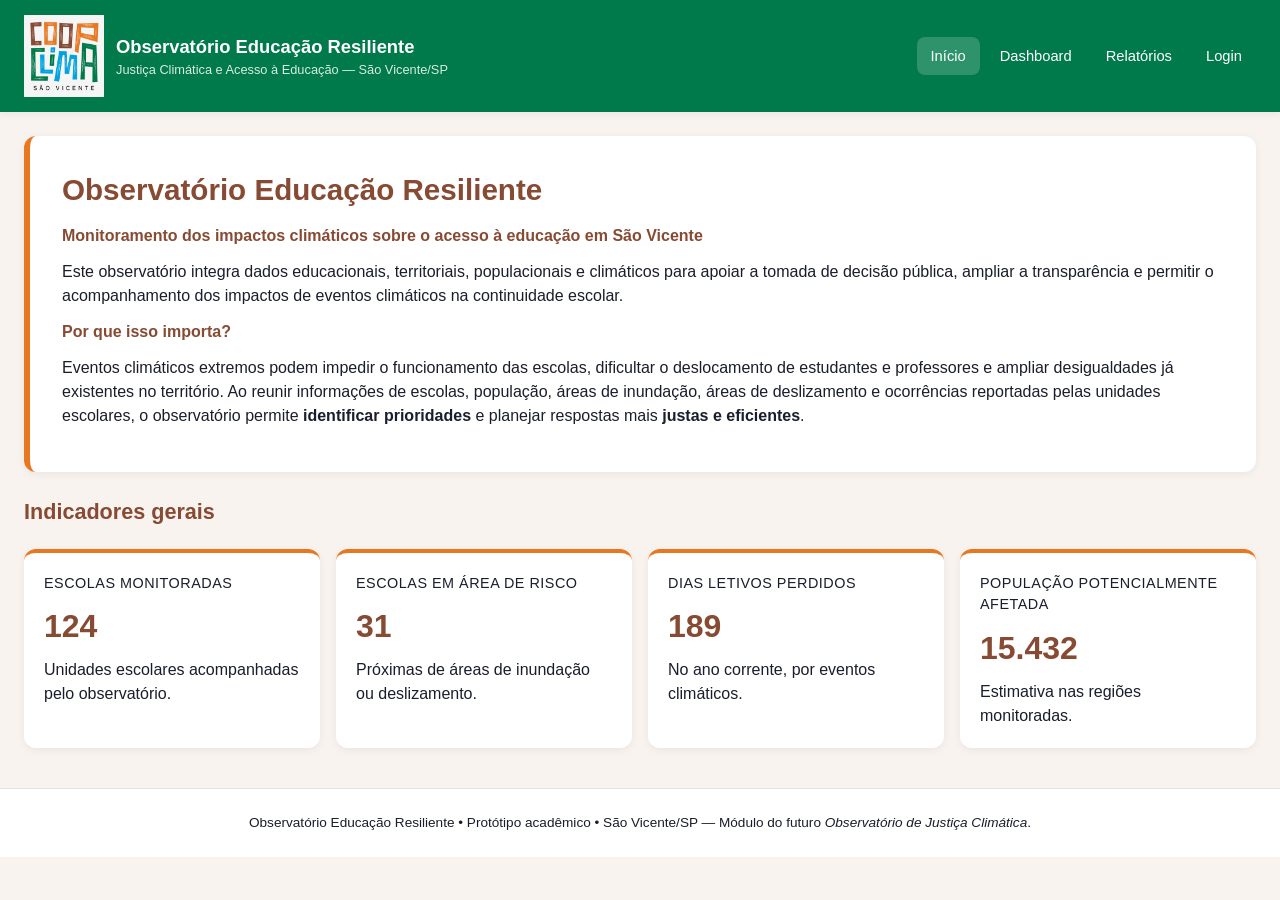
<file: code/index.html>
<!DOCTYPE html>
<html lang="pt-BR">
<head>
  <meta charset="UTF-8">
  <meta name="viewport" content="width=device-width, initial-scale=1.0">
  <title>Observatório Educação Resiliente | São Vicente</title>
  <meta name="description" content="Monitoramento dos impactos climáticos sobre o acesso à educação em São Vicente.">
  <link rel="stylesheet" href="./css/style.css">
</head>
<body>

  <!-- Cabeçalho / Menu -->
  <header class="header" role="banner">
    <div class="header-inner">
      <div class="brand">
        <div class="logo"><img src="img/coop-clima-logo.png" /></div>
        <div>
          Observatório Educação Resiliente
          <small>Justiça Climática e Acesso à Educação — São Vicente/SP</small>
        </div>
      </div>
      <nav class="menu" role="navigation" aria-label="Menu principal">
        <a href="index.html" class="active">Início</a>
<a href="dashboard.html">Dashboard</a>
<a href="relatorios.html">Relatórios</a>
<a id="nav-ocorrencia" href="ocorrencias.html" style="display:none;">Registrar Ocorrência</a>
<a id="nav-login" href="login.html">Login</a>
<a id="nav-logout" href="#" style="display:none;" class="btn">Logout</a>
      </nav>
    </div>
  </header>

  <main class="container" role="main">

    <!-- Hero -->
    <section class="hero" aria-labelledby="titulo-principal">
      <h1 id="titulo-principal">Observatório Educação Resiliente</h1>
      <h4>Monitoramento dos impactos climáticos sobre o acesso à educação em São Vicente</h4>
      <p>
        Este observatório integra dados educacionais, territoriais, populacionais e climáticos
        para apoiar a tomada de decisão pública, ampliar a transparência e permitir o
        acompanhamento dos impactos de eventos climáticos na continuidade escolar.
      </p>
      <h4>Por que isso importa?</h4>
      <p>
        Eventos climáticos extremos podem impedir o funcionamento das escolas, dificultar
        o deslocamento de estudantes e professores e ampliar desigualdades já existentes
        no território. Ao reunir informações de escolas, população, áreas de inundação,
        áreas de deslizamento e ocorrências reportadas pelas unidades escolares, o
        observatório permite <strong>identificar prioridades</strong> e planejar respostas
        mais <strong>justas e eficientes</strong>.
      </p>
    </section>

    <!-- Cards de indicadores gerais -->
    <section aria-labelledby="indicadores-gerais">
      <h2 id="indicadores-gerais">Indicadores gerais</h2>
      <div class="cards-grid">
        <div class="card">
          <div class="rotulo">Escolas monitoradas</div>
          <div class="valor">124</div>
          <div>Unidades escolares acompanhadas pelo observatório.</div>
        </div>
        <div class="card risco-alto">
          <div class="rotulo">Escolas em área de risco</div>
          <div class="valor">31</div>
          <div>Próximas de áreas de inundação ou deslizamento.</div>
        </div>
        <div class="card risco-medio">
          <div class="rotulo">Dias letivos perdidos</div>
          <div class="valor">189</div>
          <div>No ano corrente, por eventos climáticos.</div>
        </div>
        <div class="card">
          <div class="rotulo">População potencialmente afetada</div>
          <div class="valor">15.432</div>
          <div>Estimativa nas regiões monitoradas.</div>
        </div>
      </div>
    </section>

  </main>

  <footer role="contentinfo">
    Observatório Educação Resiliente • Protótipo acadêmico • São Vicente/SP —
    Módulo do futuro <em>Observatório de Justiça Climática</em>.
  </footer>

  <script src="js/dados.js"></script>
<script src="js/auth.js"></script>
</body>
</file>
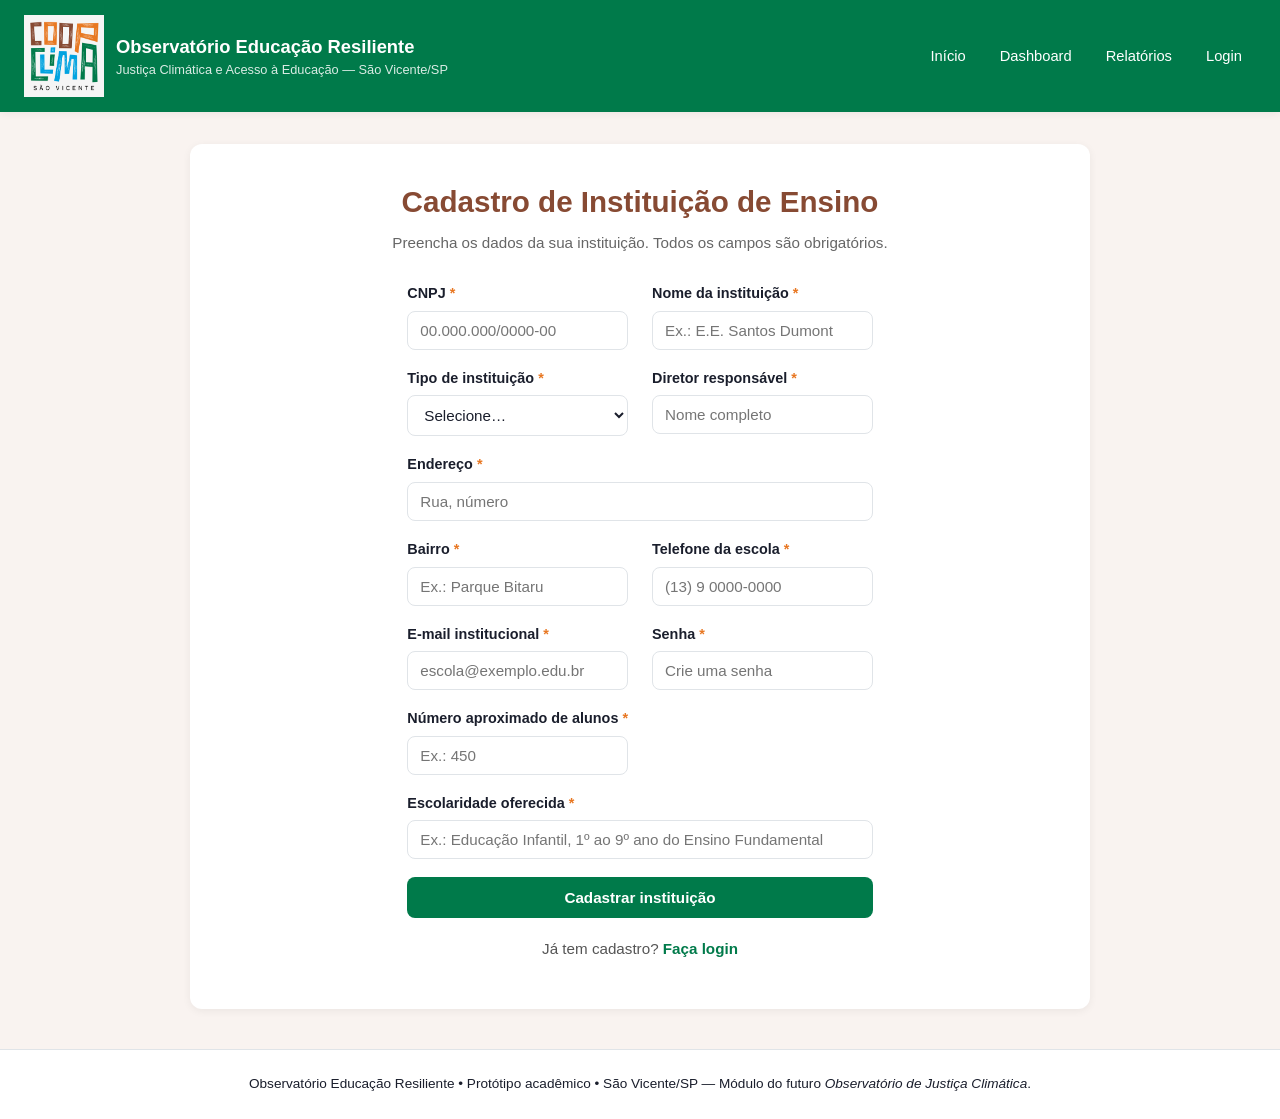
<file: code/cadastro.html>
<!DOCTYPE html>
<html lang="pt-BR">
<head>
  <meta charset="UTF-8">
  <meta name="viewport" content="width=device-width, initial-scale=1.0">
  <title>Cadastro de Instituição | Observatório Educação Resiliente</title>
  <link rel="stylesheet" href="./css/style.css">
  <style>
    /* Grid de 2 colunas para o cadastro, colapsa em 1 em telas menores */
    .form-cadastro {
      display: grid;
      grid-template-columns: 1fr 1fr;
      gap: 18px 24px;
      max-width: 860px;
      margin: 0 auto;
    }
    .form-cadastro .col-full {
      grid-column: 1 / -1;
    }
    @media (max-width: 600px) {
      .form-cadastro { grid-template-columns: 1fr; }
      .form-cadastro .col-full { grid-column: 1; }
    }
    .form-card-wide {
      background: var(--branco);
      border-radius: var(--raio);
      box-shadow: var(--sombra);
      padding: 36px 40px;
      max-width: 900px;
      margin: 32px auto;
    }
  </style>
</head>
<body>
  <!-- Header / Menu -->
  <header class="header" role="banner">
    <div class="header-inner">
      <div class="brand">
        <div class="logo"><img src="img/coop-clima-logo.png" /></div>
        <div>
          Observatório Educação Resiliente
          <small>Justiça Climática e Acesso à Educação — São Vicente/SP</small>
        </div>
      </div>
      <nav class="menu" role="navigation" aria-label="Menu principal">
        <a href="index.html">Início</a>
        <a href="dashboard.html">Dashboard</a>
        <a href="relatorios.html">Relatórios</a>
        <a id="nav-ocorrencia" href="ocorrencias.html" style="display:none;">Registrar Ocorrência</a>
        <a id="nav-login" href="login.html">Login</a>
        <a id="nav-logout" href="#" class="btn" style="display:none;">Logout</a>
      </nav>
    </div>
  </header>

  <main class="container" role="main">
    <div class="form-card-wide">
      <h1 style="text-align:center; margin-bottom:8px;">Cadastro de Instituição de Ensino</h1>
      <p style="text-align:center; color:#666; margin-bottom:28px; font-size:0.95rem;">
        Preencha os dados da sua instituição. Todos os campos são obrigatórios.
      </p>

      <div id="cadastroSuccess" role="alert" class="mensagem sucesso" style="display:none;">
        ✅ Cadastro realizado com sucesso! Você já pode <a href="login.html" style="color:var(--cor-verde); font-weight:700;">fazer login</a>.
      </div>

      <form id="cadastroForm" novalidate>
        <div class="form-cadastro">

          <div>
            <label for="cnpj">CNPJ <span class="obrigatorio">*</span></label>
            <input type="text" id="cnpj" placeholder="00.000.000/0000-00" required>
          </div>

          <div>
            <label for="nome">Nome da instituição <span class="obrigatorio">*</span></label>
            <input type="text" id="nome" placeholder="Ex.: E.E. Santos Dumont" required>
          </div>

          <div>
            <label for="tipo">Tipo de instituição <span class="obrigatorio">*</span></label>
            <select id="tipo" required>
              <option value="">Selecione…</option>
              <option value="Publica">Pública</option>
              <option value="Privada">Privada</option>
            </select>
          </div>

          <div>
            <label for="diretor">Diretor responsável <span class="obrigatorio">*</span></label>
            <input type="text" id="diretor" placeholder="Nome completo" required>
          </div>

          <div class="col-full">
            <label for="endereco">Endereço <span class="obrigatorio">*</span></label>
            <input type="text" id="endereco" placeholder="Rua, número" required>
          </div>

          <div>
            <label for="bairro">Bairro <span class="obrigatorio">*</span></label>
            <input type="text" id="bairro" placeholder="Ex.: Parque Bitaru" required>
          </div>

          <div>
            <label for="telefone">Telefone da escola <span class="obrigatorio">*</span></label>
            <input type="tel" id="telefone" placeholder="(13) 9 0000-0000" required>
          </div>

          <div>
            <label for="emailInst">E‑mail institucional <span class="obrigatorio">*</span></label>
            <input type="email" id="emailInst" placeholder="escola@exemplo.edu.br" required>
          </div>

          <div>
            <label for="senhaCad">Senha <span class="obrigatorio">*</span></label>
            <input type="password" id="senhaCad" placeholder="Crie uma senha" required>
          </div>

          <div>
            <label for="numAlunos">Número aproximado de alunos <span class="obrigatorio">*</span></label>
            <input type="number" id="numAlunos" min="0" placeholder="Ex.: 450" required>
          </div>

          <div class="col-full">
            <label for="escolaridade">Escolaridade oferecida <span class="obrigatorio">*</span></label>
            <input type="text" id="escolaridade" placeholder="Ex.: Educação Infantil, 1º ao 9º ano do Ensino Fundamental" required>
          </div>

          <div class="col-full">
            <button type="submit" class="btn" style="width:100%; padding:12px;">Cadastrar instituição</button>
          </div>

        </div>
      </form>

      <p style="text-align:center; margin-top:20px; color:#555; font-size:0.95rem;">
        Já tem cadastro?
        <a href="login.html" style="color:var(--cor-verde); font-weight:600;">Faça login</a>
      </p>
    </div>
  </main>

  <footer role="contentinfo">
    Observatório Educação Resiliente • Protótipo acadêmico • São Vicente/SP —
    Módulo do futuro <em>Observatório de Justiça Climática</em>.
  </footer>

  <script src="js/auth.js"></script>
  <script>
    document.getElementById('cadastroForm').addEventListener('submit', function (e) {
      e.preventDefault();
      document.getElementById('cadastroSuccess').style.display = 'block';
      this.style.display = 'none';
      window.scrollTo({ top: 0, behavior: 'smooth' });
    });
  </script>
</body>
</html>
</file>
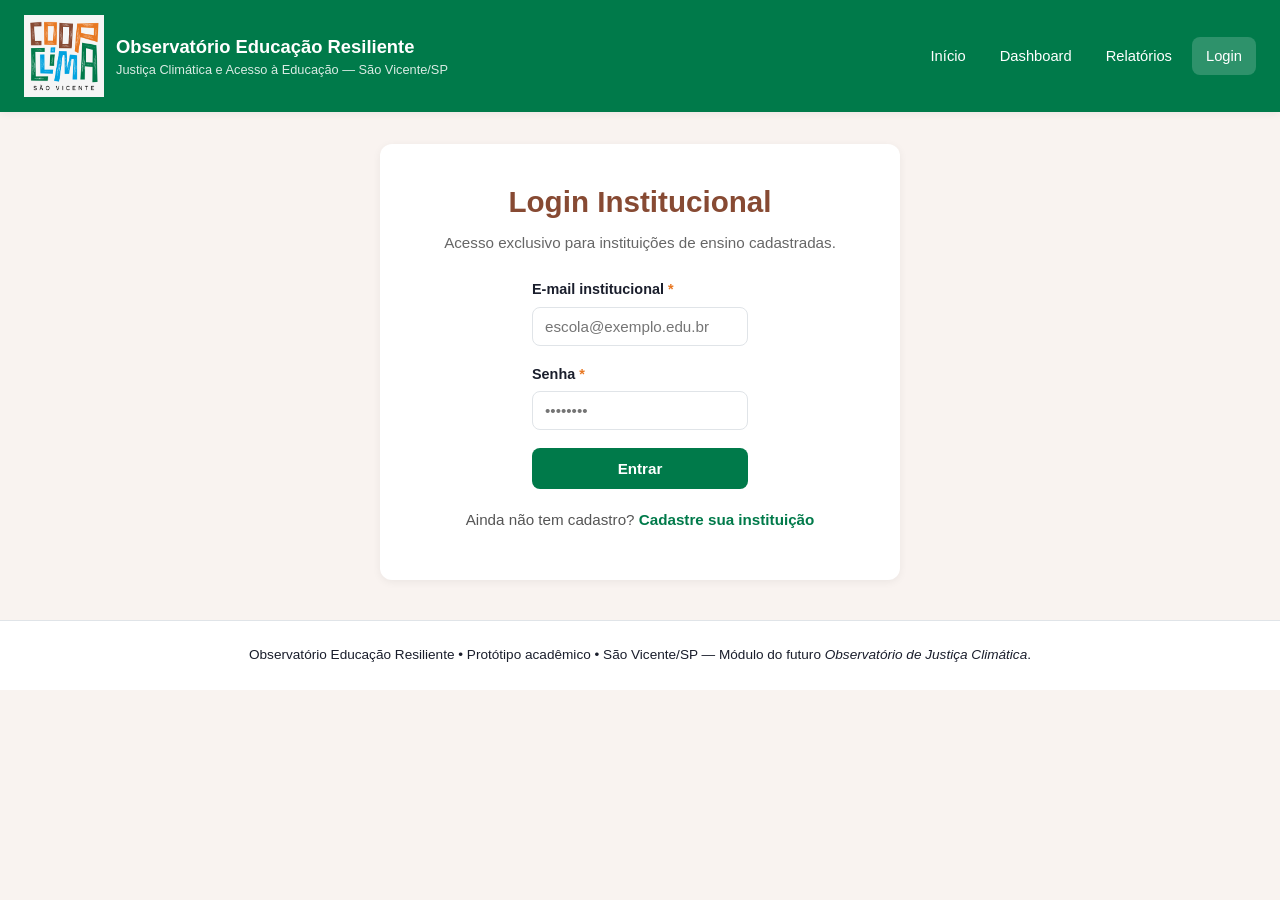
<file: code/login.html>
<!DOCTYPE html>
<html lang="pt-BR">
<head>
  <meta charset="UTF-8">
  <meta name="viewport" content="width=device-width, initial-scale=1.0">
  <title>Login | Observatório Educação Resiliente</title>
  <link rel="stylesheet" href="./css/style.css">
</head>
<body>
  <!-- Header / Menu -->
  <header class="header" role="banner">
    <div class="header-inner">
      <div class="brand">
        <div class="logo"><img src="img/coop-clima-logo.png" /></div>
        <div>
          Observatório Educação Resiliente
          <small>Justiça Climática e Acesso à Educação — São Vicente/SP</small>
        </div>
      </div>
      <nav class="menu" role="navigation" aria-label="Menu principal">
        <a href="index.html">Início</a>
        <a href="dashboard.html">Dashboard</a>
        <a href="relatorios.html">Relatórios</a>
        <a id="nav-ocorrencia" href="ocorrencias.html" style="display:none;">Registrar Ocorrência</a>
        <a id="nav-login" href="login.html" class="active">Login</a>
        <a id="nav-logout" href="#" class="btn" style="display:none;">Logout</a>
      </nav>
    </div>
  </header>

  <main class="container" role="main">
    <div class="form-card">
      <h1 style="text-align:center; margin-bottom:8px;">Login Institucional</h1>
      <p style="text-align:center; color:#666; margin-bottom:24px; font-size:0.95rem;">
        Acesso exclusivo para instituições de ensino cadastradas.
      </p>

      <div id="loginSuccess" role="alert" class="mensagem sucesso" style="display:none;">
        ✅ Login efetuado com sucesso! Redirecionando…
      </div>

      <form id="loginForm" novalidate>
        <div class="form-vertical">
          <div>
            <label for="email">E‑mail institucional <span class="obrigatorio">*</span></label>
            <input type="email" id="email" placeholder="escola@exemplo.edu.br" required>
          </div>
          <div>
            <label for="senha">Senha <span class="obrigatorio">*</span></label>
            <input type="password" id="senha" placeholder="••••••••" required>
          </div>
          <div>
            <button type="submit" id="btnEntrar" class="btn" style="width:100%; padding:12px;">Entrar</button>
          </div>
        </div>
      </form>

      <p style="text-align:center; margin-top:20px; color:#555; font-size:0.95rem;">
        Ainda não tem cadastro?
        <a href="cadastro.html" style="color:var(--cor-verde); font-weight:600;">Cadastre sua instituição</a>
      </p>
    </div>
  </main>

  <footer role="contentinfo">
    Observatório Educação Resiliente • Protótipo acadêmico • São Vicente/SP —
    Módulo do futuro <em>Observatório de Justiça Climática</em>.
  </footer>

  <!-- auth.js must load first so isLoggedIn() is available synchronously -->
  <script src="js/auth.js"></script>
  <script>
    // Guard: if already logged in, skip the login page entirely
    if (isLoggedIn()) {
      window.location.replace('ocorrencias.html?logged=1');
    }

    document.getElementById('loginForm').addEventListener('submit', function (e) {
      e.preventDefault();
      var email = document.getElementById('email').value.trim();
      var senha = document.getElementById('senha').value.trim();

      if (!email || !senha) return;

      // Save session
      login(email);

      // Show feedback, hide form
      document.getElementById('loginSuccess').style.display = 'block';
      document.getElementById('loginForm').style.display    = 'none';

      // Update nav to reflect logged-in state
      updateNav();

      // Redirect to protected page with state propagation for file://
      setTimeout(function () {
        window.location.replace('ocorrencias.html?logged=1');
      }, 1200);
    });
  </script>
</body>
</html>
</file>
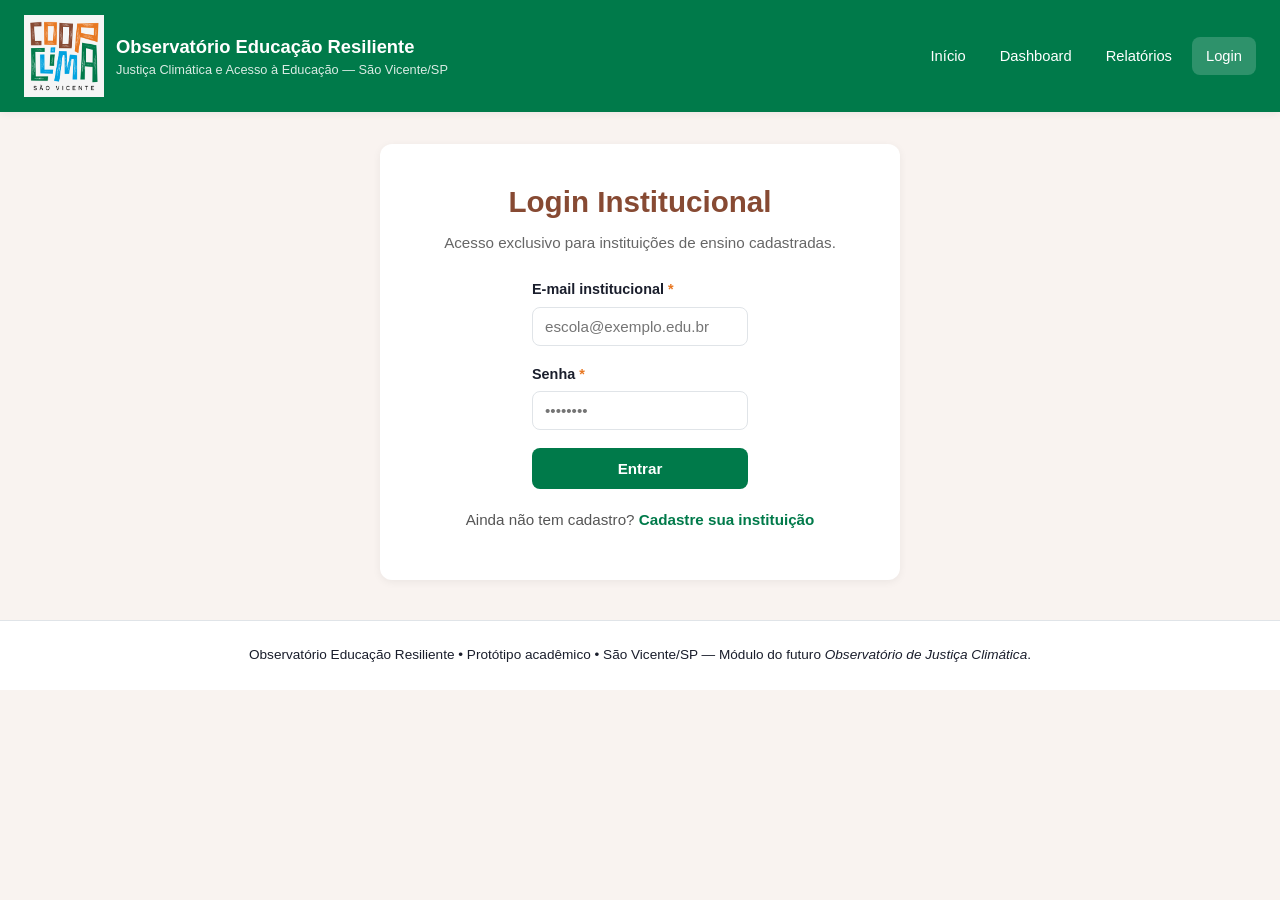
<file: code/ocorrencias.html>
<!DOCTYPE html>
<html lang="pt-BR">
<head>
  <meta charset="UTF-8">
  <meta name="viewport" content="width=device-width, initial-scale=1.0">
  <title>Registrar Ocorrência | Observatório Educação Resiliente</title>
  <link rel="stylesheet" href="css/style.css">
</head>
<body>


  <header class="header" role="banner">
    <div class="header-inner">
      <div class="brand">
        <div class="logo"><img src="img/coop-clima-logo.png" /></div>
        <div>
          Observatório Educação Resiliente
          <small>Justiça Climática e Acesso à Educação — São Vicente/SP</small>
        </div>
      </div>
      <nav class="menu" role="navigation" aria-label="Menu principal">
        <a href="index.html">Início</a>
        <a href="dashboard.html">Dashboard</a>
        <a href="relatorios.html">Relatórios</a>
        <a id="nav-ocorrencia" href="ocorrencias.html" class="active" style="display:none;">Registrar Ocorrência</a>
        <a id="nav-login" href="login.html">Login</a>
        <a id="nav-logout" href="#" class="btn" style="display:none;">Logout</a>
      </nav>
    </div>
  </header>


  <main class="container" role="main">
    <h1>Registrar Ocorrência Escolar</h1>
    <p class="subtitulo">
      Formulário destinado a coordenadores, direção e secretaria escolar para reporte de
      dias sem aula por motivos climáticos ou correlatos.
    </p>


    <!-- Formulário -->
    <section class="secao" aria-labelledby="titulo-form">
      <h2 id="titulo-form">📝 Nova ocorrência</h2>


      <div id="mensagemForm" role="status" aria-live="polite"></div>


      <form id="formOcorrencia" novalidate>
        <div class="form-grid">


          <div>
            <label for="escola">Escola <span class="obrigatorio">*</span></label>
            <select name="escola" id="escola" required>
              <option value="">Selecione a escola…</option>
            </select>
          </div>


          <div>
            <label for="data">Data da ocorrência <span class="obrigatorio">*</span></label>
            <input type="date" name="data" id="data" required>
          </div>


          <div>
            <label for="interrompidas">As aulas foram interrompidas? <span class="obrigatorio">*</span></label>
            <select name="interrompidas" id="interrompidas" required>
              <option value="">Selecione…</option>
              <option value="Sim">Sim</option>
              <option value="Parcialmente">Parcialmente</option>
              <option value="Não">Não</option>
            </select>
          </div>

          <div>
            <label for="interrompidas">Quantos alunos faltaram? <span class="obrigatorio">*</span></label>
            <input type="number" name="alunosFaltantes" id="alunosFaltantes" min="0" required>
          </div>

          <div>
            <label for="diasPerdidos">Dias letivos perdidos <span class="obrigatorio">*</span></label>
            <input type="number" name="diasPerdidos" id="diasPerdidos" min="0" max="60" required>
          </div>


          <div>
            <label for="motivo">Motivo principal <span class="obrigatorio">*</span></label>
            <select name="motivo" id="motivo" required>
              <option value="">Selecione o motivo…</option>
              <option>Enchente</option>
              <option>Deslizamento</option>
              <option>Transporte interrompido</option>
              <option>Falta de energia</option>
              <option>Falta de água</option>
              <option>Calor</option>
              <option>Outro</option>
            </select>
          </div>




          <div>
            <label for="anexo">Anexo (opcional)</label>
            <input type="file" name="anexo" id="anexo" accept="image/*,.pdf">
          </div>


        </div>


        <div>
          <label for="descricao">Descrição da ocorrência</label>
          <textarea name="descricao" id="descricao" rows="4"
            placeholder="Descreva o que aconteceu, quais áreas da escola/entorno foram afetadas e a duração da interrupção."></textarea>
        </div>


        <div class="btn-grupo">
          <button type="submit" class="btn">✅ Registrar ocorrência</button>
          <button type="reset" class="btn secundario">Limpar formulário</button>
        </div>
      </form>
    </section>


    <section class="secao" aria-labelledby="titulo-lista">
      <h2 id="titulo-lista">📋 Ocorrências registradas (<span id="contagemOcorrencias">0</span>)</h2>
      <table id="tabelaOcorrencias">
        <thead>
          <tr>
            <th>Escola</th><th>Data</th><th>Dias perdidos</th><th>Motivo</th><th>Descrição</th>
          </tr>
        </thead>
        <tbody></tbody>
      </table>
      <div class="btn-grupo">
        <button id="btnExportarCsv" class="btn verde">⬇️ Baixar CSV atualizado</button>
        <button id="btnLimparStorage" class="btn secundario">Limpar sessão</button>
      </div>
    </section>
  </main>


  <footer role="contentinfo">
    Observatório Educação Resiliente • Protótipo acadêmico • São Vicente/SP
  </footer>


  <script src="js/dados.js"></script>
  <script src="js/auth.js"></script>
  <script>requireLogin();</script>
  <script src="js/ocorrencias.js"></script>
</body>
</html>
</file>
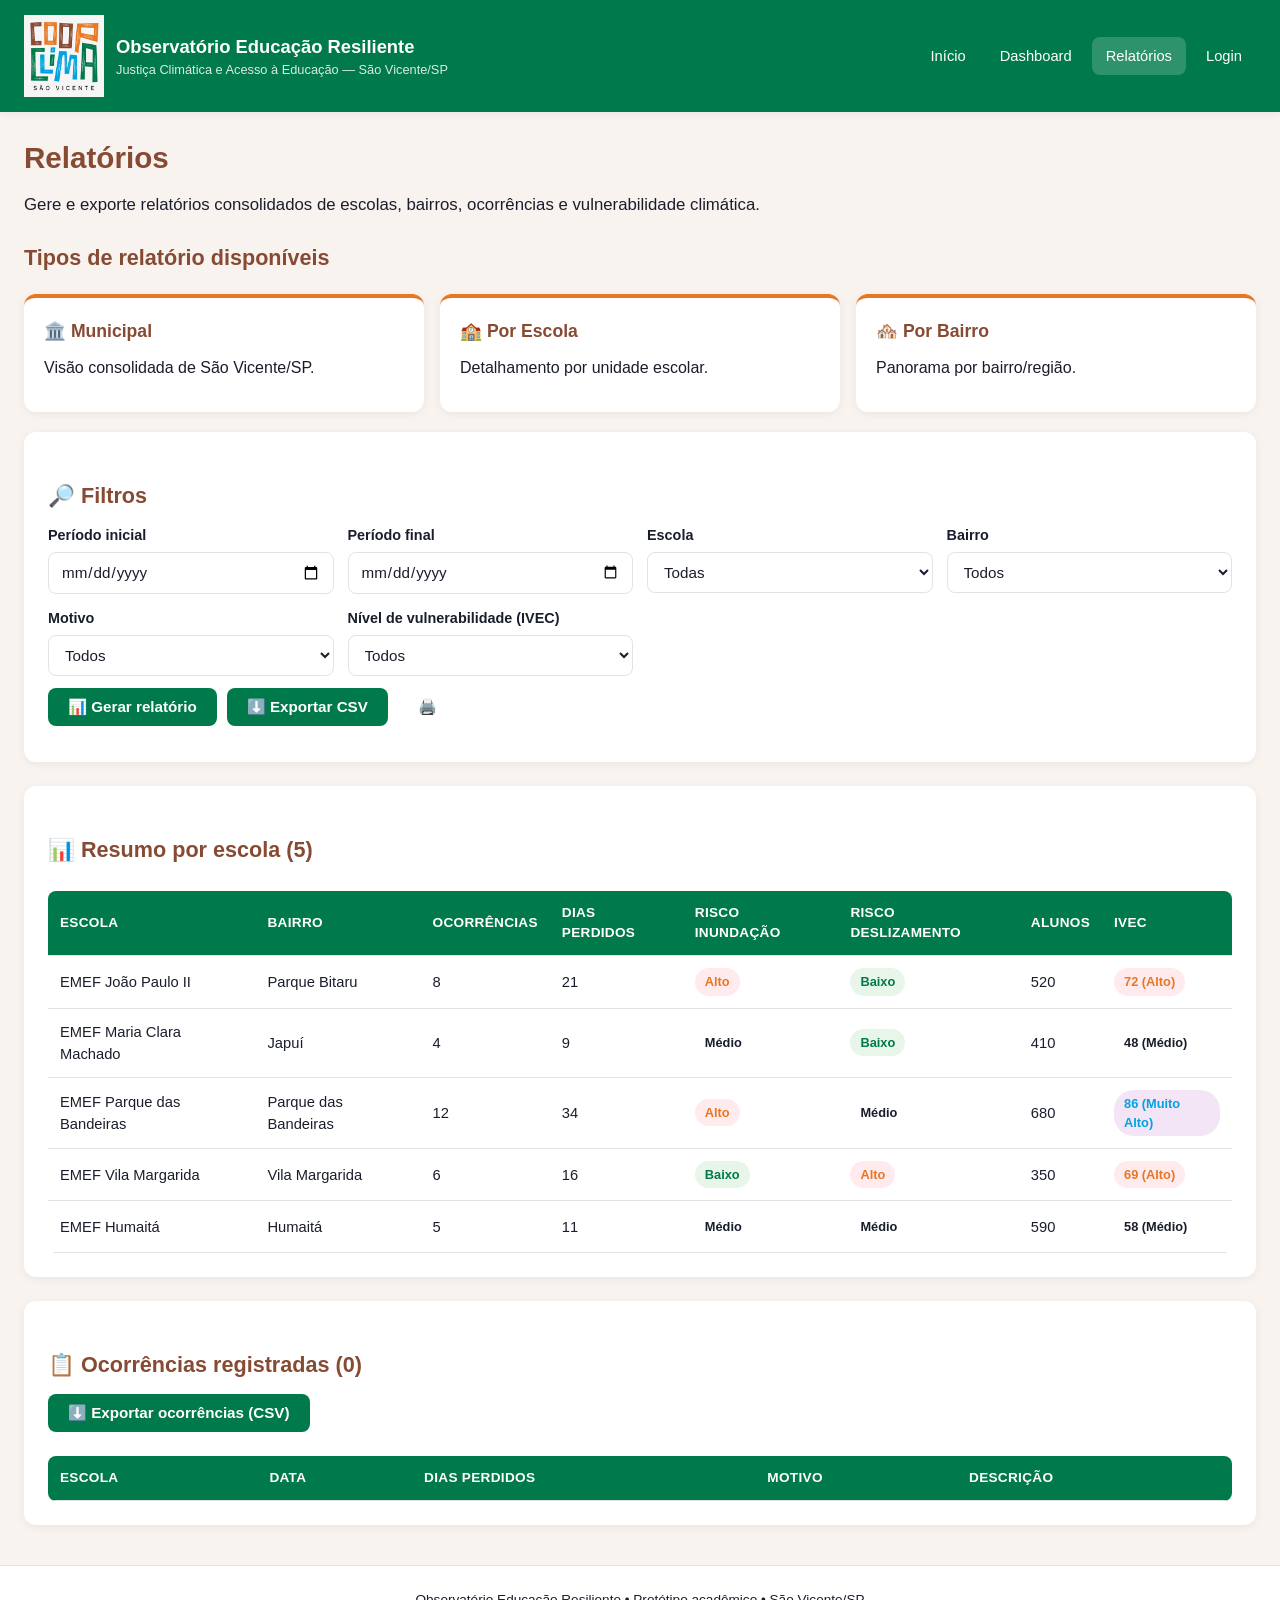
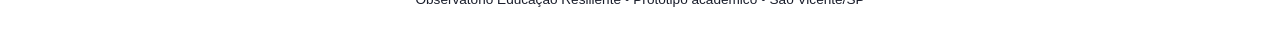
<file: code/relatorios.html>
<!DOCTYPE html>
<html lang="pt-BR">
<head>
  <meta charset="UTF-8">
  <meta name="viewport" content="width=device-width, initial-scale=1.0">
  <title>Relatórios | Observatório Educação Resiliente</title>
  <link rel="stylesheet" href="css/style.css">
</head>
<body>

  <header class="header" role="banner">
    <div class="header-inner">
      <div class="brand">
        <div class="logo"><img src="img/coop-clima-logo.png" /></div>
        <div>
          Observatório Educação Resiliente
          <small>Justiça Climática e Acesso à Educação — São Vicente/SP</small>
        </div>
      </div>
      <nav class="menu" role="navigation" aria-label="Menu principal">
        <a href="index.html">Início</a>
        <a href="dashboard.html">Dashboard</a>
        <a href="relatorios.html" class="active">Relatórios</a>
        <a id="nav-ocorrencia" href="ocorrencias.html" style="display:none;">Registrar Ocorrência</a>
        <a id="nav-login" href="login.html">Login</a>
        <a id="nav-logout" href="#" class="btn" style="display:none;">Logout</a>
      </nav>
    </div>
  </header>

  <main class="container" role="main">
    <h1>Relatórios</h1>
    <p class="subtitulo">
      Gere e exporte relatórios consolidados de escolas, bairros, ocorrências e vulnerabilidade climática.
    </p>

    <!-- Tipos -->
    <section aria-labelledby="tipos-rel">
      <h2 id="tipos-rel">Tipos de relatório disponíveis</h2>
      <div class="cards-grid">
        <div class="card"><h3>🏛️ Municipal</h3><p>Visão consolidada de São Vicente/SP.</p></div>
        <div class="card"><h3>🏫 Por Escola</h3><p>Detalhamento por unidade escolar.</p></div>
        <div class="card"><h3>🏘️ Por Bairro</h3><p>Panorama por bairro/região.</p></div>
      </div>
    </section>

    <!-- Filtros -->
    <section class="secao" aria-labelledby="titulo-filtros">
      <h2 id="titulo-filtros">🔎 Filtros</h2>
      <div class="form-grid">
        <div>
          <label for="periodoInicio">Período inicial</label>
          <input type="date" id="periodoInicio">
        </div>
        <div>
          <label for="periodoFim">Período final</label>
          <input type="date" id="periodoFim">
        </div>
        <div>
          <label for="filtroEscola">Escola</label>
          <select id="filtroEscola"><option value="">Todas</option></select>
        </div>
        <div>
          <label for="filtroBairroRel">Bairro</label>
          <select id="filtroBairroRel"><option value="">Todos</option></select>
        </div>
        <div>
          <label for="filtroMotivo">Motivo</label>
          <select id="filtroMotivo">
            <option value="">Todos</option>
            <option>Enchente</option>
            <option>Deslizamento</option>
            <option>Transporte interrompido</option>
            <option>Falta de energia</option>
            <option>Calor</option>
          </select>
        </div>
        <div>
          <label for="filtroNivel">Nível de vulnerabilidade (IVEC)</label>
          <select id="filtroNivel">
            <option value="">Todos</option>
            <option>Baixo</option>
            <option>Médio</option>
            <option>Alto</option>
            <option>Muito Alto</option>
          </select>
        </div>
      </div>

      <div class="btn-grupo">
        <button id="btnGerar" class="btn">📊 Gerar relatório</button>
        <button id="btnCsv" class="btn verde">⬇️ Exportar CSV</button>
        <button id="btnPdf" class="btn secundario">🖨️ Exportar PDF</button>
      </div>

      <div id="mensagemRel" role="status" aria-live="polite"></div>
    </section>

    <!-- Resumo por escola -->
    <section class="secao" aria-labelledby="titulo-resumo">
      <h2 id="titulo-resumo">📊 Resumo por escola (<span id="contagemLinhas">0</span>)</h2>
      <div class="tabela-wrap">
        <table id="tabelaResumo">
          <thead>
            <tr>
              <th>Escola</th>
              <th>Bairro</th>
              <th>Ocorrências</th>
              <th>Dias perdidos</th>
              <th>Risco inundação</th>
              <th>Risco deslizamento</th>
              <th>Alunos</th>
              <th>IVEC</th>
            </tr>
          </thead>
          <tbody></tbody>
        </table>
      </div>
    </section>

    <!-- Ocorrências registradas de fato (formulário) -->
    <section class="secao" aria-labelledby="titulo-ocorr-rel">
      <h2 id="titulo-ocorr-rel">📋 Ocorrências registradas (<span id="contagemOcorrRel">0</span>)</h2>
      <div class="btn-grupo">
        <button id="btnCsvOcorrencias" class="btn verde">⬇️ Exportar ocorrências (CSV)</button>
      </div>
      <div class="tabela-wrap">
        <table id="tabelaOcorrenciasRel">
          <thead>
            <tr>
              <th>Escola</th><th>Data</th><th>Dias perdidos</th><th>Motivo</th><th>Descrição</th>
            </tr>
          </thead>
          <tbody></tbody>
        </table>
      </div>
    </section>

  </main>

  <footer role="contentinfo">
    Observatório Educação Resiliente • Protótipo acadêmico • São Vicente/SP
  </footer>

  <script src="js/dados.js"></script>
  <script src="js/auth.js"></script>
  <script src="js/relatorios.js"></script>
</body>
</html>
</file>
<file: code/css/style.css>
/* =========================================================
   Observatório Educação Resiliente - Folha de estilos
   Projeto: Justiça Climática e Acesso à Educação em São Vicente
   ========================================================= */

/* ---------- Variáveis de tema ---------- */
:root {
  /* ---------- Cores institucionais ---------- */

  --cor-marrom: #874a33;
  --cor-laranja: #e87722;
  --cor-verde: #007a4a;
  --cor-azul: #00a3e0;

  /* ---------- Cores de apoio ---------- */

  --cor-fundo: #f9f3f0;
  --cor-texto: #1a1e2c;
  --branco: #ffffff;

  /* ---------- Tipografia ---------- */

  --fonte-principal: "Londrina", cursive;
  --fonte-secundaria: "Roboto", sans-serif;
  
  --borda: #E0E4E8;
  --sombra: 0 2px 8px rgba(0, 0, 0, 0.06);
  --sombra-hover: 0 4px 16px rgba(0, 0, 0, 0.10);
  --raio: 12px;
}

/* ---------- Reset básico ---------- */
* { box-sizing: border-box; margin: 0; padding: 0; }

html, body {
  font-family: 'Segoe UI', 'Roboto', Arial, sans-serif;
  background-color: var(--cor-fundo);
  color: var(--cor-texto);
  line-height: 1.5;
  min-height: 100vh;
}

a { color: var(--cor-marrom); text-decoration: none; }
a:hover { text-decoration: underline; }

img { max-width: 100%; }

/* ---------- Cabeçalho e menu ---------- */
.header {
  background: var(--cor-verde);
  color: var(--branco);
  padding: 16px 24px;
  box-shadow: var(--sombra);
  position: sticky;
  top: 0;
  z-index: 1000;
}

.header-inner {
  display: flex;
  align-items: center;
  justify-content: space-between;
  max-width: 1400px;
  margin: 0 auto;
  gap: 16px;
  flex-wrap: wrap;
}

.brand {
  display: flex;
  align-items: center;
  gap: 12px;
  font-weight: 700;
  font-size: 1.15rem;
}

.brand .logo {
  width: 80px; height: 80px;
  background: var(--branco);
  color: var(--cor-verde);
  border-radius: 50%;
  display: flex; align-items: center; justify-content: center;
  font-size: 1.4rem;
  font-weight: 800;
}

.brand small {
  display: block;
  font-weight: 400;
  font-size: 0.8rem;
  opacity: 0.85;
}

nav.menu {
  display: flex;
  gap: 6px;
  flex-wrap: wrap;
}

nav.menu a {
  color: var(--branco);
  padding: 8px 14px;
  border-radius: 8px;
  font-size: 0.92rem;
  transition: background 0.2s;
}

nav.menu a:hover,
nav.menu a.active {
  background: rgba(255, 255, 255, 0.18);
  text-decoration: none;
}

/* ---------- Container principal ---------- */
.container {
  max-width: 1400px;
  margin: 24px auto;
  padding: 0 24px;
}

/* ---------- Títulos ---------- */
h1, h2, h3, h4 { color: var(--cor-marrom); margin-bottom: 12px; }
h1 { font-size: 1.85rem; }
h2 { font-size: 1.35rem; margin-top: 24px; }
h3 { font-size: 1.1rem; }
p { margin-bottom: 12px; }

.subtitulo {
  color: var(--texto-secundario);
  font-size: 1.05rem;
  margin-bottom: 20px;
}

/* ---------- Hero (tela inicial) ---------- */
.hero {
  background: var(--branco);
  padding: 32px;
  border-radius: var(--raio);
  box-shadow: var(--sombra);
  margin-bottom: 24px;
  border-left: 6px solid var(--cor-laranja);
}

/* ---------- Cards de indicadores ---------- */
.cards-grid {
  display: grid;
  grid-template-columns: repeat(auto-fit, minmax(220px, 1fr));
  gap: 16px;
  margin: 20px 0;
}

.card {
  background: var(--branco);
  border-radius: var(--raio);
  padding: 20px;
  box-shadow: var(--sombra);
  border-top: 4px solid var(--cor-laranja);
  transition: transform 0.15s, box-shadow 0.15s;
}

.card .valor {
  font-size: 2rem;
  font-weight: 700;
  color: var(--cor-marrom);
  margin: 8px 0;
}

.card .rotulo {
  font-size: 0.9rem;
  color: var(--texto-secundario);
  text-transform: uppercase;
  letter-spacing: 0.5px;
}


/* ---------- Seções ---------- */
.secao {
  background: var(--branco);
  padding: 24px;
  border-radius: var(--raio);
  box-shadow: var(--sombra);
  margin-bottom: 24px;
}

/* ---------- Botões ---------- */
.btn {
  display: inline-block;
  background: var(--cor-verde);
  color: var(--branco);
  padding: 10px 20px;
  border-radius: 8px;
  border: none;
  font-size: 0.95rem;
  font-weight: 600;
  cursor: pointer;
  transition: background 0.2s;
  text-decoration: none;
}

.btn:hover { background: var(--cor-verde); text-decoration: none; }
.btn.secundario { background: var(--texto-secundario); }
.btn.secundario:hover { background: #455A64; }
.btn.verde { background: var(--cor-verde); }
.btn.verde:hover { background: #1B5E20; }
.btn.perigo { background: var(--cor-laranja); }
.btn.perigo:hover { background: #8E1414; }

.btn-grupo { display: flex; gap: 10px; flex-wrap: wrap; margin: 12px 0; }

/* ---------- Tabelas ---------- */
.tabela-wrap { overflow-x: auto; }

table {
  width: 100%;
  border-collapse: collapse;
  background: var(--branco);
  border-radius: 8px;
  overflow: hidden;
  margin-top: 12px;
}

th, td {
  padding: 12px;
  text-align: left;
  border-bottom: 1px solid var(--borda);
  font-size: 0.92rem;
}

th {
  background: var(--cor-verde);
  color: var(--branco);
  font-weight: 600;
  font-size: 0.85rem;
  text-transform: uppercase;
  letter-spacing: 0.3px;
}

tbody tr:hover { background: #F8FAFC; }

/* ---------- Badges ---------- */
.badge {
  display: inline-block;
  padding: 4px 10px;
  border-radius: 20px;
  font-size: 0.8rem;
  font-weight: 600;
}

.badge.baixo { background: #E8F5E9; color: var(--cor-verde); }
.badge.medio { background: #FFF8E1; color: #E65100; }
.badge.alto { background: #FFEBEE; color: var(--cor-laranja); }
.badge.muito-alto { background: #F3E5F5; color: var(--cor-azul); }
.badge.recebido { background: #E3F2FD; color: var(--cor-verde); }
.badge.analise { background: #FFF8E1; color: #E65100; }
.badge.validado { background: #E8F5E9; color: var(--cor-verde); }

/* ---------- Formulários ---------- */
form { display: grid; gap: 14px; }

.form-grid {
  display: grid;
  grid-template-columns: repeat(auto-fit, minmax(240px, 1fr));
  gap: 14px;
}

/* Single-column stacked layout for login / cadastro */
.form-vertical {
  display: flex;
  flex-direction: column;
  gap: 18px;
  max-width: 480px;
  margin: 0 auto;
}

.form-card {
  background: var(--branco);
  border-radius: var(--raio);
  box-shadow: var(--sombra);
  padding: 36px 40px;
  max-width: 520px;
  margin: 32px auto;
}

label {
  font-weight: 600;
  font-size: 0.9rem;
  color: var(--texto-principal);
  display: block;
  margin-bottom: 6px;
}

label .obrigatorio { color: var(--cor-laranja); }

input, select, textarea {
  width: 100%;
  padding: 10px 12px;
  border: 1px solid var(--borda);
  border-radius: 8px;
  font-size: 0.95rem;
  font-family: inherit;
  background: var(--branco);
  color: var(--texto-principal);
}

input:focus, select:focus, textarea:focus {
  outline: none;
  border-color: var(--cor-verde);
  box-shadow: 0 0 0 3px rgba(0, 86, 179, 0.15);
}

textarea { resize: vertical; min-height: 80px; }

.mensagem {
  padding: 12px 16px;
  border-radius: 8px;
  margin: 12px 0;
  font-size: 0.95rem;
}

.mensagem.sucesso { background: #E8F5E9; color: var(--cor-verde); border-left: 4px solid var(--cor-verde); }
.mensagem.erro { background: #FFEBEE; color: var(--cor-laranja); border-left: 4px solid var(--cor-laranja); }
.mensagem.info { background: #E3F2FD; color: var(--cor-verde); border-left: 4px solid var(--cor-verde); }

/* ---------- Mapa ---------- */
.mapa-layout {
  display: grid;
  grid-template-columns: 300px 1fr;
  gap: 16px;
  margin-top: 16px;
}

@media (max-width: 900px) {
  .mapa-layout { grid-template-columns: 1fr; }
}

.painel-lateral {
  background: var(--branco);
  padding: 20px;
  border-radius: var(--raio);
  box-shadow: var(--sombra);
  height: fit-content;
}

.painel-lateral h3 { margin-top: 0; }

#mapa {
  height: 600px;
  border-radius: var(--raio);
  box-shadow: var(--sombra);
  z-index: 1;
}

.legenda {
  background: var(--branco);
  padding: 16px;
  border-radius: var(--raio);
  box-shadow: var(--sombra);
  margin-top: 12px;
}

.legenda-item {
  display: flex;
  align-items: center;
  gap: 8px;
  margin: 6px 0;
  font-size: 0.88rem;
}

.legenda-cor {
  width: 20px; height: 20px;
  border-radius: 4px;
  border: 1px solid #ccc;
}

/* ---------- Gráficos ---------- */
.grafico-box {
  background: var(--branco);
  padding: 20px;
  border-radius: var(--raio);
  box-shadow: var(--sombra);
}

.graficos-grid {
  display: grid;
  grid-template-columns: repeat(auto-fit, minmax(380px, 1fr));
  gap: 16px;
  margin-top: 16px;
}

.grafico-desc {
  font-size: 0.85rem;
  color: var(--texto-secundario);
  margin-top: 12px;
  font-style: italic;
}

/* ---------- Régua IVEC ---------- */
.regua-ivec {
  display: grid;
  grid-template-columns: repeat(4, 1fr);
  gap: 6px;
  margin: 16px 0;
}

.regua-ivec > div {
  padding: 16px 12px;
  text-align: center;
  color: var(--branco);
  font-weight: 600;
  border-radius: 6px;
}

.regua-ivec .baixo { background: var(--cor-verde); }
.regua-ivec .medio { background: var(--cor-laranja); color: #333; }
.regua-ivec .alto { background: var(--cor-laranja); }
.regua-ivec .muito-alto { background: var(--cor-azul); }

/* ---------- Combinações de bases ---------- */
.combinacao {
  display: flex;
  align-items: center;
  gap: 12px;
  padding: 14px;
  background: #F8FAFC;
  border-radius: 8px;
  margin: 10px 0;
  border-left: 4px solid var(--cor-verde);
  flex-wrap: wrap;
}

.combinacao .formula {
  font-weight: 600;
  color: var(--cor-verde);
}

.combinacao .resultado {
  color: var(--texto-secundario);
  font-size: 0.9rem;
  flex: 1;
  min-width: 200px;
}

/* ---------- Rodapé ---------- */
footer {
  text-align: center;
  padding: 24px;
  color: var(--texto-secundario);
  font-size: 0.85rem;
  border-top: 1px solid var(--borda);
  margin-top: 40px;
  background: var(--branco);
}

/* ---------- Responsividade ---------- */
@media (max-width: 700px) {
  .header-inner { flex-direction: column; align-items: flex-start; }
  nav.menu { width: 100%; }
  h1 { font-size: 1.4rem; }
  .card .valor { font-size: 1.6rem; }
  .regua-ivec { grid-template-columns: repeat(2, 1fr); }
}

/* ---------- Acessibilidade / foco visível ---------- */
:focus-visible {
  outline: 3px solid var(--cor-laranja);
  outline-offset: 2px;
}

/* ---------- Impressão (para "Exportar PDF") ---------- */
@media print {
  .header, nav.menu, .btn, .btn-grupo, .painel-lateral, footer { display: none !important; }
  .container { max-width: 100%; margin: 0; padding: 0; }
  .card, .secao, .grafico-box { box-shadow: none; border: 1px solid #ccc; }
  body { background: white; }
}
</file>
